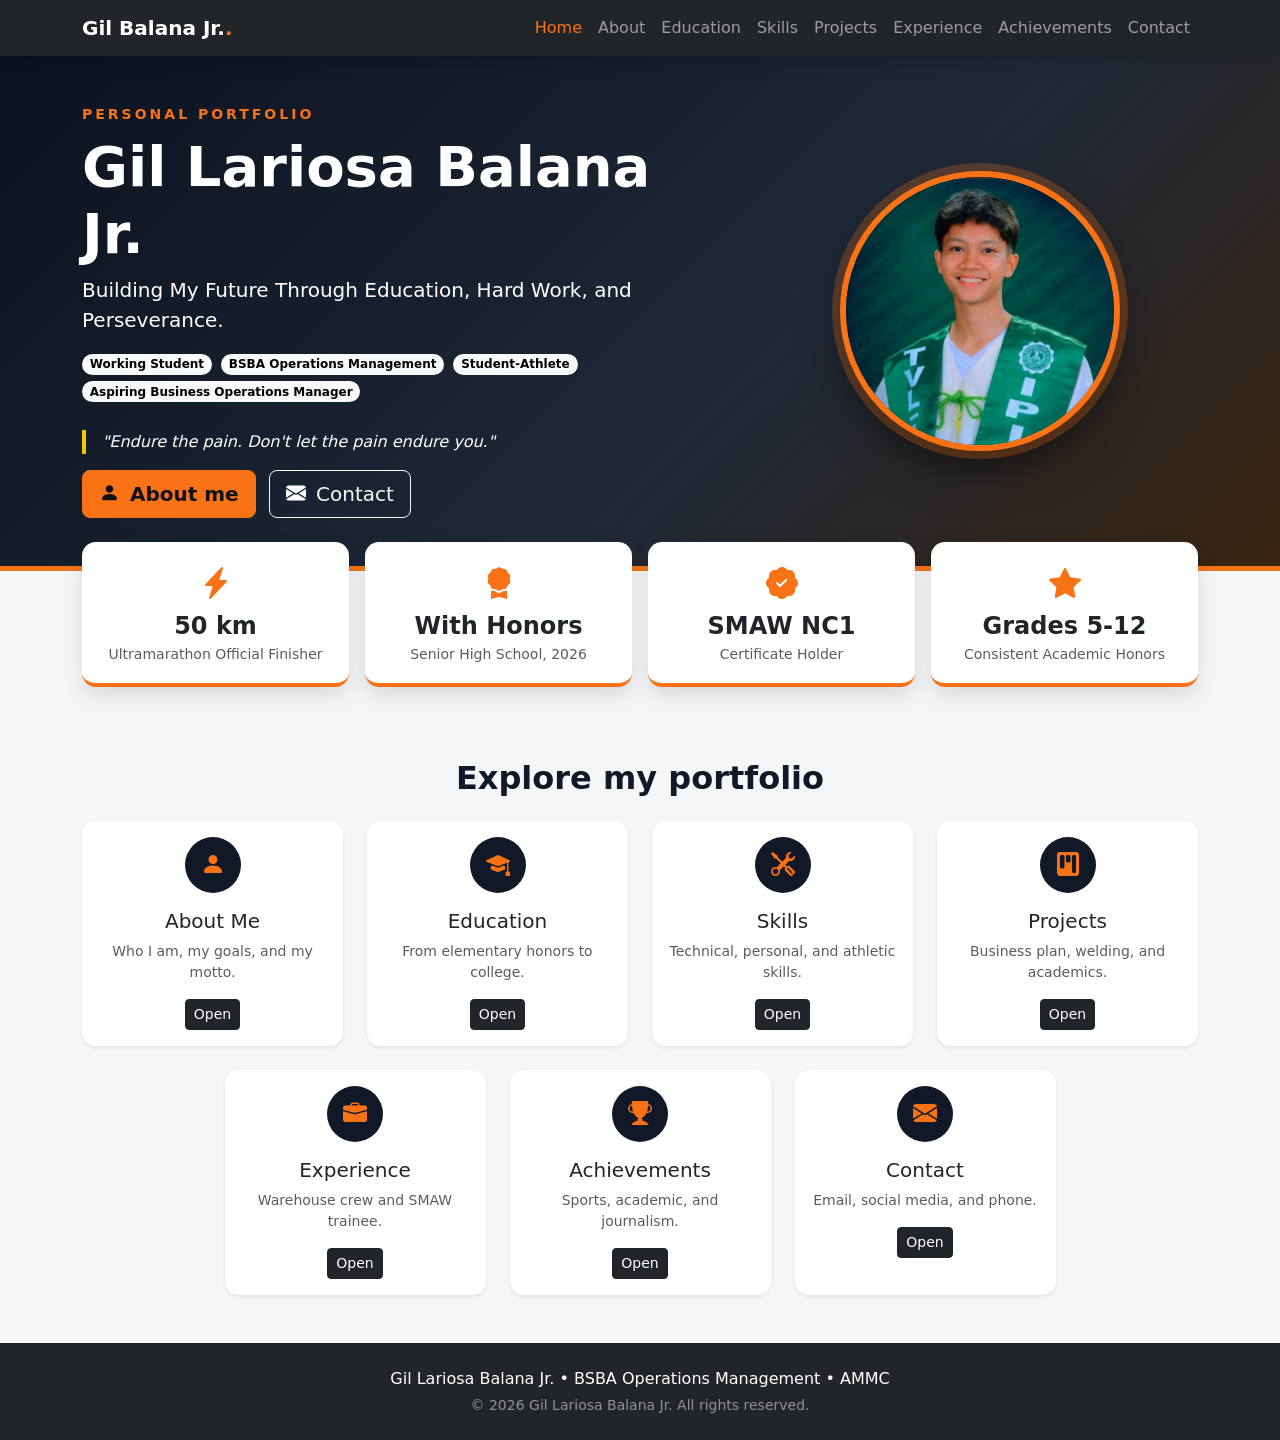
<file: index.html>
<!DOCTYPE html>
<html lang="en">
<head>
  <meta charset="UTF-8">
  <meta name="viewport" content="width=device-width, initial-scale=1.0">
  <title>Home | Gil Lariosa Balana Jr.</title>

  <link href="https://cdn.jsdelivr.net/npm/bootstrap@5.3.3/dist/css/bootstrap.min.css" rel="stylesheet">
  <link href="https://cdn.jsdelivr.net/npm/bootstrap-icons@1.11.3/font/bootstrap-icons.min.css" rel="stylesheet">

  <link href="style.css" rel="stylesheet">
</head>
<body class="d-flex flex-column min-vh-100">

  
  <nav class="navbar navbar-expand-lg navbar-dark bg-dark sticky-top shadow">
    <div class="container">
      <a class="navbar-brand fw-bold" href="index.html">Gil Balana Jr.<span class="accent">.</span></a>
      <button class="navbar-toggler" type="button" data-bs-toggle="collapse" data-bs-target="#menu" aria-controls="menu" aria-expanded="false" aria-label="Toggle navigation">
        <span class="navbar-toggler-icon"></span>
      </button>
      <div class="collapse navbar-collapse" id="menu">
        <ul class="navbar-nav ms-auto">
          <li class="nav-item"><a class="nav-link active" aria-current="page" href="index.html">Home</a></li>
          <li class="nav-item"><a class="nav-link" href="about.html">About</a></li>
          <li class="nav-item"><a class="nav-link" href="education.html">Education</a></li>
          <li class="nav-item"><a class="nav-link" href="skills.html">Skills</a></li>
          <li class="nav-item"><a class="nav-link" href="projects.html">Projects</a></li>
          <li class="nav-item"><a class="nav-link" href="experience.html">Experience</a></li>
          <li class="nav-item"><a class="nav-link" href="achievements.html">Achievements</a></li>
          <li class="nav-item"><a class="nav-link" href="contact.html">Contact</a></li>
        </ul>
      </div>
    </div>
  </nav>

  <main class="flex-grow-1">

  <section class="hero text-white">
    <div class="container py-5">
      <div class="row align-items-center g-5">
        <div class="col-lg-7 text-center text-lg-start">
          <p class="text-uppercase fw-semibold accent small tracking mb-2">Personal Portfolio</p>
          <h1 class="display-4 fw-bold">Gil Lariosa Balana Jr.</h1>
          <p class="lead">Building My Future Through Education, Hard Work, and Perseverance.</p>

          <div class="mb-4">
            <span class="badge rounded-pill text-bg-light me-1 mb-1">Working Student</span>
            <span class="badge rounded-pill text-bg-light me-1 mb-1">BSBA Operations Management</span>
            <span class="badge rounded-pill text-bg-light me-1 mb-1">Student-Athlete</span>
            <span class="badge rounded-pill text-bg-light mb-1">Aspiring Business Operations Manager</span>
          </div>

          <p class="fst-italic border-start border-4 border-warning ps-3 text-start">
            "Endure the pain. Don't let the pain endure you."
          </p>

          <a href="about.html" class="btn btn-accent btn-lg me-2"><i class="bi bi-person-fill me-1"></i> About me</a>
          <a href="contact.html" class="btn btn-outline-light btn-lg"><i class="bi bi-envelope-fill me-1"></i> Contact</a>
        </div>

        <div class="col-lg-5 text-center">
          
          <div class="photo mx-auto">
            <span>GB</span>
            <img src="./images/c9b30a26-306c-44dd-91c8-dda5bd8f6740.jfif" alt="">
          </div>
        </div>
      </div>
    </div>
  </section>

 
  <section class="container stats-row">
    <div class="row g-3">
      <div class="col-6 col-md-3">
        <div class="stat-box h-100">
          <i class="bi bi-lightning-charge-fill accent fs-2"></i>
          <div class="fs-4 fw-bold">50 km</div>
          <div class="small text-muted">Ultramarathon Official Finisher</div>
        </div>
      </div>
      <div class="col-6 col-md-3">
        <div class="stat-box h-100">
          <i class="bi bi-award-fill accent fs-2"></i>
          <div class="fs-4 fw-bold">With Honors</div>
          <div class="small text-muted">Senior High School, 2026</div>
        </div>
      </div>
      <div class="col-6 col-md-3">
        <div class="stat-box h-100">
          <i class="bi bi-patch-check-fill accent fs-2"></i>
          <div class="fs-4 fw-bold">SMAW NC1</div>
          <div class="small text-muted">Certificate Holder</div>
        </div>
      </div>
      <div class="col-6 col-md-3">
        <div class="stat-box h-100">
          <i class="bi bi-star-fill accent fs-2"></i>
          <div class="fs-4 fw-bold">Grades 5-12</div>
          <div class="small text-muted">Consistent Academic Honors</div>
        </div>
      </div>
    </div>
  </section>

  
  <section class="container mt-5 pt-4">
    <h2 class="section-title text-center mb-4">Explore my portfolio</h2>
    <div class="row g-4 justify-content-center">
      <div class="col-6 col-lg-3">
        <div class="card h-100 shadow-sm text-center card-lift">
          <div class="card-body">
            <div class="icon-circle mx-auto mb-3"><i class="bi bi-person-fill"></i></div>
            <h5 class="card-title">About Me</h5>
            <p class="card-text small text-muted">Who I am, my goals, and my motto.</p>
            <a href="about.html" class="btn btn-dark btn-sm stretched-link">Open</a>
          </div>
        </div>
      </div>
      <div class="col-6 col-lg-3">
        <div class="card h-100 shadow-sm text-center card-lift">
          <div class="card-body">
            <div class="icon-circle mx-auto mb-3"><i class="bi bi-mortarboard-fill"></i></div>
            <h5 class="card-title">Education</h5>
            <p class="card-text small text-muted">From elementary honors to college.</p>
            <a href="education.html" class="btn btn-dark btn-sm stretched-link">Open</a>
          </div>
        </div>
      </div>
      <div class="col-6 col-lg-3">
        <div class="card h-100 shadow-sm text-center card-lift">
          <div class="card-body">
            <div class="icon-circle mx-auto mb-3"><i class="bi bi-tools"></i></div>
            <h5 class="card-title">Skills</h5>
            <p class="card-text small text-muted">Technical, personal, and athletic skills.</p>
            <a href="skills.html" class="btn btn-dark btn-sm stretched-link">Open</a>
          </div>
        </div>
      </div>
      <div class="col-6 col-lg-3">
        <div class="card h-100 shadow-sm text-center card-lift">
          <div class="card-body">
            <div class="icon-circle mx-auto mb-3"><i class="bi bi-kanban-fill"></i></div>
            <h5 class="card-title">Projects</h5>
            <p class="card-text small text-muted">Business plan, welding, and academics.</p>
            <a href="projects.html" class="btn btn-dark btn-sm stretched-link">Open</a>
          </div>
        </div>
      </div>
      <div class="col-6 col-lg-3">
        <div class="card h-100 shadow-sm text-center card-lift">
          <div class="card-body">
            <div class="icon-circle mx-auto mb-3"><i class="bi bi-briefcase-fill"></i></div>
            <h5 class="card-title">Experience</h5>
            <p class="card-text small text-muted">Warehouse crew and SMAW trainee.</p>
            <a href="experience.html" class="btn btn-dark btn-sm stretched-link">Open</a>
          </div>
        </div>
      </div>
      <div class="col-6 col-lg-3">
        <div class="card h-100 shadow-sm text-center card-lift">
          <div class="card-body">
            <div class="icon-circle mx-auto mb-3"><i class="bi bi-trophy-fill"></i></div>
            <h5 class="card-title">Achievements</h5>
            <p class="card-text small text-muted">Sports, academic, and journalism.</p>
            <a href="achievements.html" class="btn btn-dark btn-sm stretched-link">Open</a>
          </div>
        </div>
      </div>
      <div class="col-6 col-lg-3">
        <div class="card h-100 shadow-sm text-center card-lift">
          <div class="card-body">
            <div class="icon-circle mx-auto mb-3"><i class="bi bi-envelope-fill"></i></div>
            <h5 class="card-title">Contact</h5>
            <p class="card-text small text-muted">Email, social media, and phone.</p>
            <a href="contact.html" class="btn btn-dark btn-sm stretched-link">Open</a>
          </div>
        </div>
      </div>
    </div>
  </section>

  </main>

  
  <footer class="bg-dark text-white text-center py-4 mt-5">
    <div class="container">
      <p class="mb-1">Gil Lariosa Balana Jr. &bull; BSBA Operations Management &bull; AMMC</p>
      <p class="small mb-0 text-white-50">&copy; 2026 Gil Lariosa Balana Jr. All rights reserved.</p>
    </div>
  </footer>

  <script src="https://cdn.jsdelivr.net/npm/bootstrap@5.3.3/dist/js/bootstrap.bundle.min.js"></script>
</body>
</html>
</file>
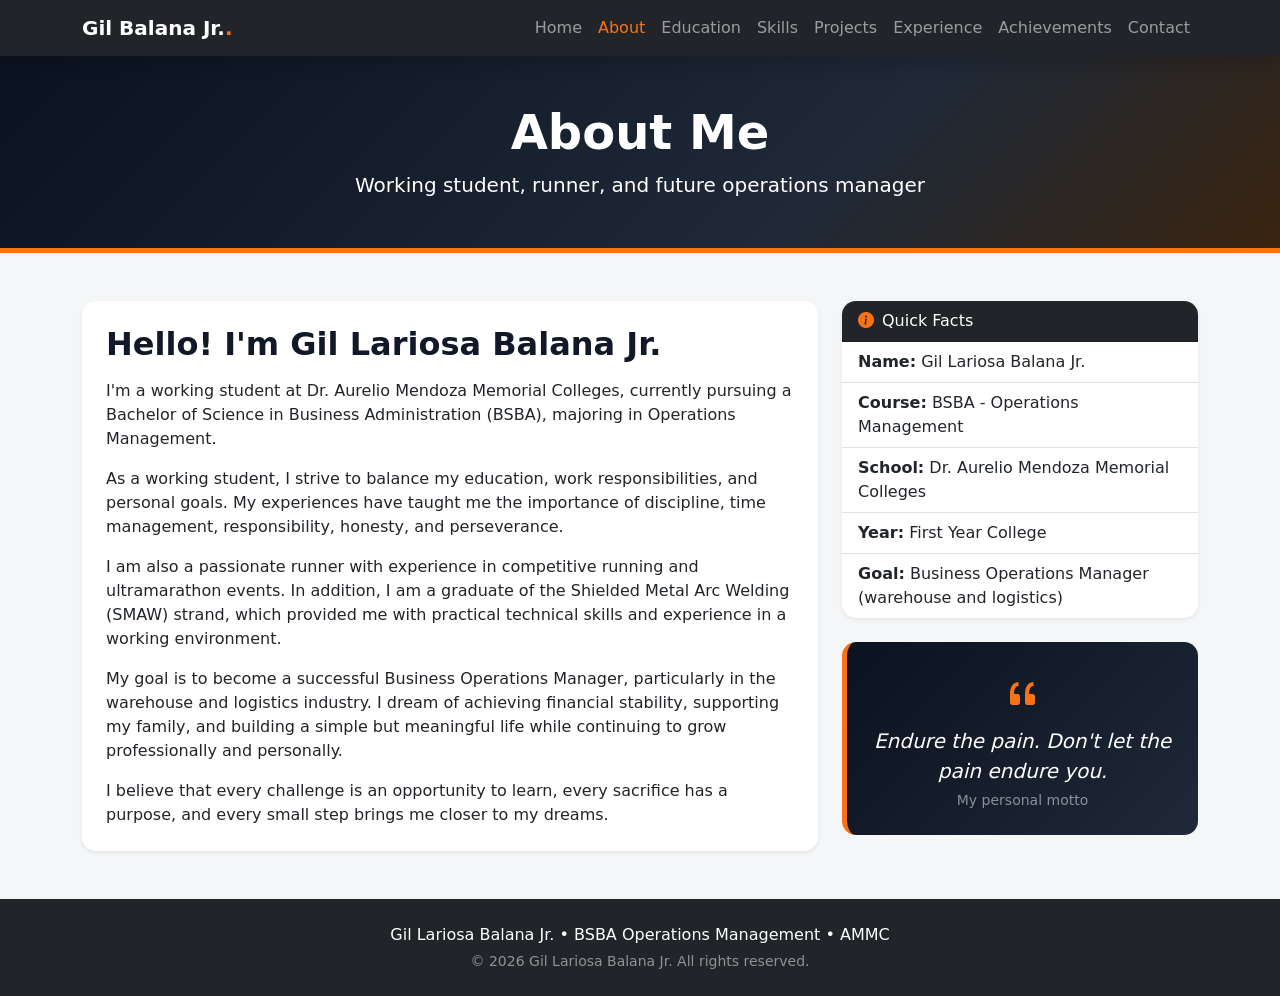
<file: about.html>
<!DOCTYPE html>
<html lang="en">
<head>
  <meta charset="UTF-8">
  <meta name="viewport" content="width=device-width, initial-scale=1.0">
  <title>About Me | Gil Lariosa Balana Jr.</title>

  
  <link href="https://cdn.jsdelivr.net/npm/bootstrap@5.3.3/dist/css/bootstrap.min.css" rel="stylesheet">
  <link href="https://cdn.jsdelivr.net/npm/bootstrap-icons@1.11.3/font/bootstrap-icons.min.css" rel="stylesheet">

 
  <link href="style.css" rel="stylesheet">
</head>
<body class="d-flex flex-column min-vh-100">


  <nav class="navbar navbar-expand-lg navbar-dark bg-dark sticky-top shadow">
    <div class="container">
      <a class="navbar-brand fw-bold" href="index.html">Gil Balana Jr.<span class="accent">.</span></a>
      <button class="navbar-toggler" type="button" data-bs-toggle="collapse" data-bs-target="#menu" aria-controls="menu" aria-expanded="false" aria-label="Toggle navigation">
        <span class="navbar-toggler-icon"></span>
      </button>
      <div class="collapse navbar-collapse" id="menu">
        <ul class="navbar-nav ms-auto">
          <li class="nav-item"><a class="nav-link" href="index.html">Home</a></li>
          <li class="nav-item"><a class="nav-link active" aria-current="page" href="about.html">About</a></li>
          <li class="nav-item"><a class="nav-link" href="education.html">Education</a></li>
          <li class="nav-item"><a class="nav-link" href="skills.html">Skills</a></li>
          <li class="nav-item"><a class="nav-link" href="projects.html">Projects</a></li>
          <li class="nav-item"><a class="nav-link" href="experience.html">Experience</a></li>
          <li class="nav-item"><a class="nav-link" href="achievements.html">Achievements</a></li>
          <li class="nav-item"><a class="nav-link" href="contact.html">Contact</a></li>
        </ul>
      </div>
    </div>
  </nav>

  <header class="page-header text-center text-white">
    <div class="container py-5">
      <h1 class="display-5 fw-bold">About Me</h1>
      <p class="lead mb-0">Working student, runner, and future operations manager</p>
    </div>
  </header>

  <main class="flex-grow-1">

    <div class="container mt-5">
      <div class="row g-4">
        <div class="col-lg-8">
          <div class="card shadow-sm h-100">
            <div class="card-body p-4">
              <h2 class="section-title mb-3">Hello! I'm Gil Lariosa Balana Jr.</h2>
              <p>
                I'm a working student at Dr. Aurelio Mendoza Memorial Colleges,
                currently pursuing a Bachelor of Science in Business Administration
                (BSBA), majoring in Operations Management.
              </p>
              <p>
                As a working student, I strive to balance my education, work
                responsibilities, and personal goals. My experiences have taught
                me the importance of discipline, time management, responsibility,
                honesty, and perseverance.
              </p>
              <p>
                I am also a passionate runner with experience in competitive
                running and ultramarathon events. In addition, I am a graduate of
                the Shielded Metal Arc Welding (SMAW) strand, which provided me
                with practical technical skills and experience in a working
                environment.
              </p>
              <p>
                My goal is to become a successful Business Operations Manager,
                particularly in the warehouse and logistics industry. I dream of
                achieving financial stability, supporting my family, and building
                a simple but meaningful life while continuing to grow
                professionally and personally.
              </p>
              <p class="mb-0">
                I believe that every challenge is an opportunity to learn, every
                sacrifice has a purpose, and every small step brings me closer to
                my dreams.
              </p>
            </div>
          </div>
        </div>

        <div class="col-lg-4">
          <div class="card shadow-sm mb-4">
            <div class="card-header bg-dark text-white"><i class="bi bi-info-circle-fill accent me-2"></i>Quick Facts</div>
            <ul class="list-group list-group-flush">
              <li class="list-group-item"><strong>Name:</strong> Gil Lariosa Balana Jr.</li>
              <li class="list-group-item"><strong>Course:</strong> BSBA - Operations Management</li>
              <li class="list-group-item"><strong>School:</strong> Dr. Aurelio Mendoza Memorial Colleges</li>
              <li class="list-group-item"><strong>Year:</strong> First Year College</li>
              <li class="list-group-item"><strong>Goal:</strong> Business Operations Manager (warehouse and logistics)</li>
            </ul>
          </div>

          <div class="motto-card text-center">
            <i class="bi bi-quote fs-1 accent"></i>
            <p class="fs-5 fst-italic mb-1">Endure the pain. Don't let the pain endure you.</p>
            <p class="small text-white-50 mb-0">My personal motto</p>
          </div>
        </div>
      </div>
    </div>

  </main>

  
  <footer class="bg-dark text-white text-center py-4 mt-5">
    <div class="container">
      <p class="mb-1">Gil Lariosa Balana Jr. &bull; BSBA Operations Management &bull; AMMC</p>
      <p class="small mb-0 text-white-50">&copy; 2026 Gil Lariosa Balana Jr. All rights reserved.</p>
    </div>
  </footer>

  <!-- Bootstrap JavaScript (para mugana ang menu sa cellphone) -->
  <script src="https://cdn.jsdelivr.net/npm/bootstrap@5.3.3/dist/js/bootstrap.bundle.min.js"></script>
</body>
</html>
</file>
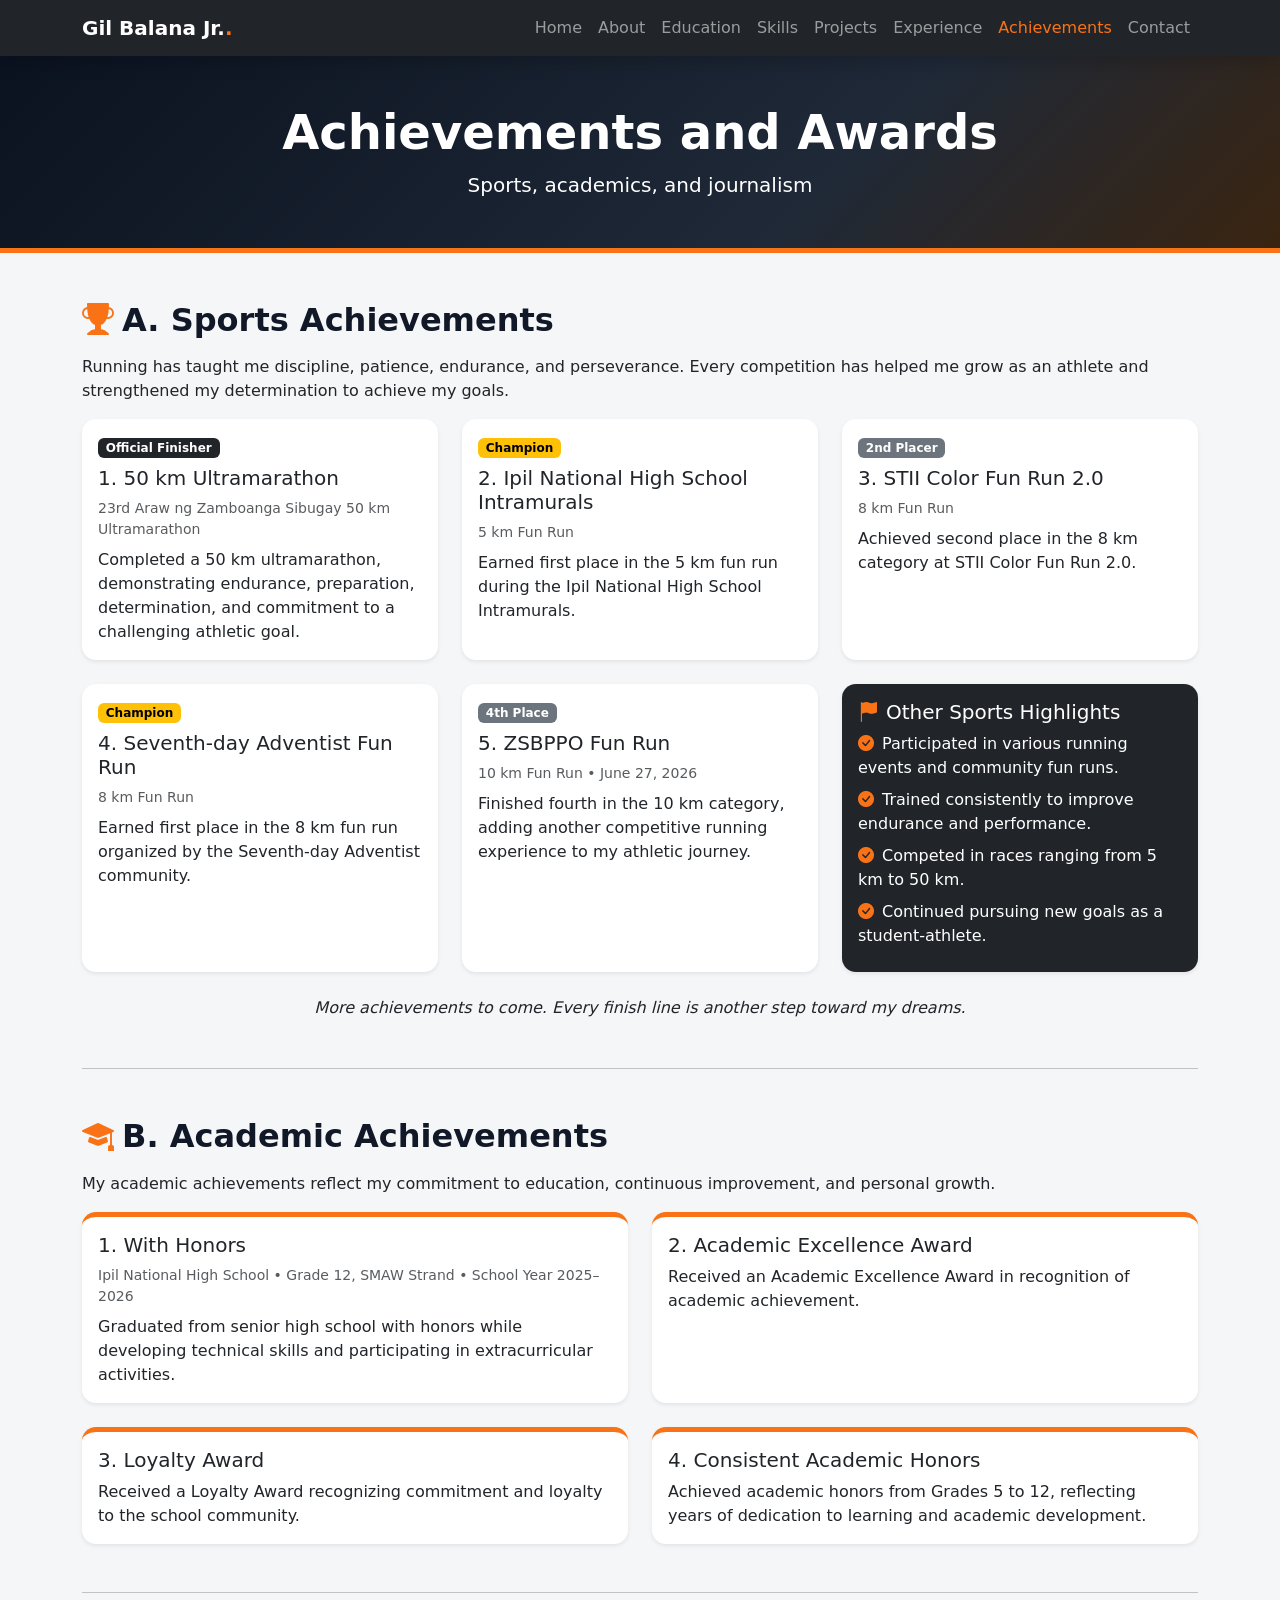
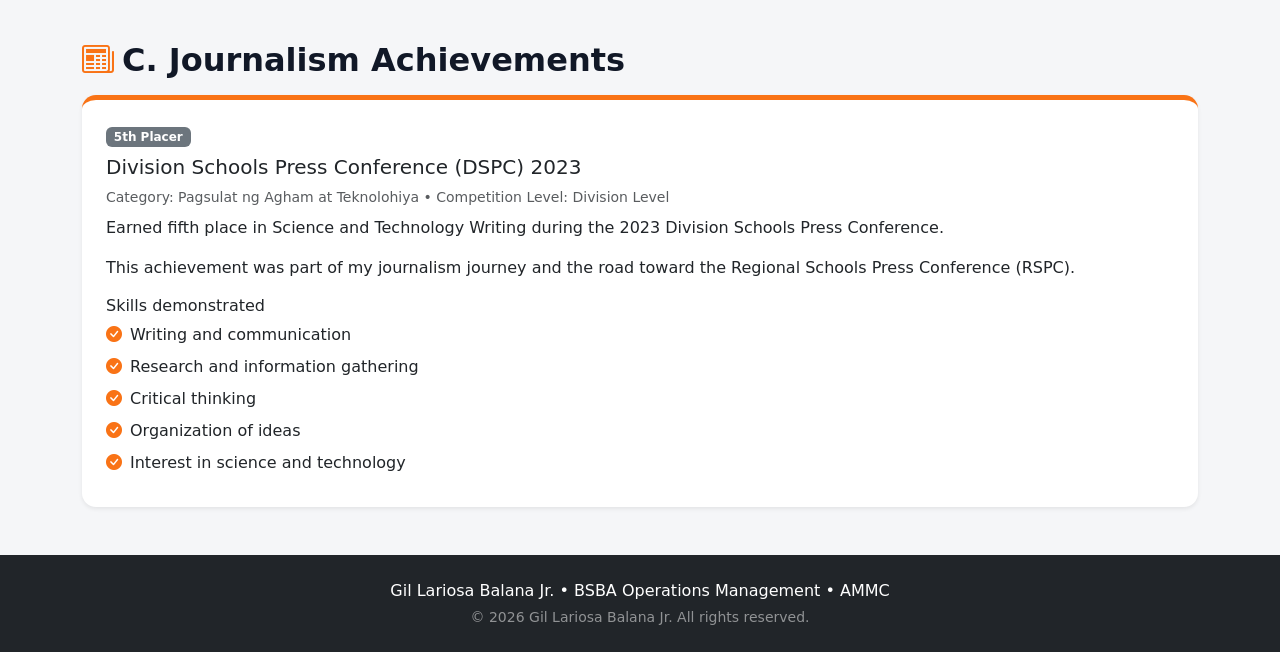
<file: achievements.html>
<!DOCTYPE html>
<html lang="en">
<head>
  <meta charset="UTF-8">
  <meta name="viewport" content="width=device-width, initial-scale=1.0">
  <title>Achievements and Awards | Gil Lariosa Balana Jr.</title>

  
  <link href="https://cdn.jsdelivr.net/npm/bootstrap@5.3.3/dist/css/bootstrap.min.css" rel="stylesheet">
  <link href="https://cdn.jsdelivr.net/npm/bootstrap-icons@1.11.3/font/bootstrap-icons.min.css" rel="stylesheet">

 
  <link href="style.css" rel="stylesheet">
</head>
<body class="d-flex flex-column min-vh-100">

 
  <nav class="navbar navbar-expand-lg navbar-dark bg-dark sticky-top shadow">
    <div class="container">
      <a class="navbar-brand fw-bold" href="index.html">Gil Balana Jr.<span class="accent">.</span></a>
      <button class="navbar-toggler" type="button" data-bs-toggle="collapse" data-bs-target="#menu" aria-controls="menu" aria-expanded="false" aria-label="Toggle navigation">
        <span class="navbar-toggler-icon"></span>
      </button>
      <div class="collapse navbar-collapse" id="menu">
        <ul class="navbar-nav ms-auto">
          <li class="nav-item"><a class="nav-link" href="index.html">Home</a></li>
          <li class="nav-item"><a class="nav-link" href="about.html">About</a></li>
          <li class="nav-item"><a class="nav-link" href="education.html">Education</a></li>
          <li class="nav-item"><a class="nav-link" href="skills.html">Skills</a></li>
          <li class="nav-item"><a class="nav-link" href="projects.html">Projects</a></li>
          <li class="nav-item"><a class="nav-link" href="experience.html">Experience</a></li>
          <li class="nav-item"><a class="nav-link active" aria-current="page" href="achievements.html">Achievements</a></li>
          <li class="nav-item"><a class="nav-link" href="contact.html">Contact</a></li>
        </ul>
      </div>
    </div>
  </nav>

  <header class="page-header text-center text-white">
    <div class="container py-5">
      <h1 class="display-5 fw-bold">Achievements and Awards</h1>
      <p class="lead mb-0">Sports, academics, and journalism</p>
    </div>
  </header>

  <main class="flex-grow-1">

    <div class="container mt-5">

      <h2 class="section-title mb-3"><i class="bi bi-trophy-fill accent me-2"></i>A. Sports Achievements</h2>
      <p>
        Running has taught me discipline, patience, endurance, and perseverance.
        Every competition has helped me grow as an athlete and strengthened my
        determination to achieve my goals.
      </p>
      <div class="row g-4">
      <div class="col-md-6 col-lg-4">
        <div class="card shadow-sm h-100 card-lift">
          <div class="card-body">
            <span class="badge text-bg-dark mb-2">Official Finisher</span>
            <h3 class="h5">1. 50 km Ultramarathon</h3>
            <p class="small text-muted mb-2">23rd Araw ng Zamboanga Sibugay 50 km Ultramarathon</p>
            <p class="mb-0">Completed a 50 km ultramarathon, demonstrating endurance, preparation, determination, and commitment to a challenging athletic goal.</p>
          </div>
        </div>
      </div>
      <div class="col-md-6 col-lg-4">
        <div class="card shadow-sm h-100 card-lift">
          <div class="card-body">
            <span class="badge text-bg-warning mb-2">Champion</span>
            <h3 class="h5">2. Ipil National High School Intramurals</h3>
            <p class="small text-muted mb-2">5 km Fun Run</p>
            <p class="mb-0">Earned first place in the 5 km fun run during the Ipil National High School Intramurals.</p>
          </div>
        </div>
      </div>
      <div class="col-md-6 col-lg-4">
        <div class="card shadow-sm h-100 card-lift">
          <div class="card-body">
            <span class="badge text-bg-secondary mb-2">2nd Placer</span>
            <h3 class="h5">3. STII Color Fun Run 2.0</h3>
            <p class="small text-muted mb-2">8 km Fun Run</p>
            <p class="mb-0">Achieved second place in the 8 km category at STII Color Fun Run 2.0.</p>
          </div>
        </div>
      </div>
      <div class="col-md-6 col-lg-4">
        <div class="card shadow-sm h-100 card-lift">
          <div class="card-body">
            <span class="badge text-bg-warning mb-2">Champion</span>
            <h3 class="h5">4. Seventh-day Adventist Fun Run</h3>
            <p class="small text-muted mb-2">8 km Fun Run</p>
            <p class="mb-0">Earned first place in the 8 km fun run organized by the Seventh-day Adventist community.</p>
          </div>
        </div>
      </div>
      <div class="col-md-6 col-lg-4">
        <div class="card shadow-sm h-100 card-lift">
          <div class="card-body">
            <span class="badge text-bg-secondary mb-2">4th Place</span>
            <h3 class="h5">5. ZSBPPO Fun Run</h3>
            <p class="small text-muted mb-2">10 km Fun Run &bull; June 27, 2026</p>
            <p class="mb-0">Finished fourth in the 10 km category, adding another competitive running experience to my athletic journey.</p>
          </div>
        </div>
      </div>
        <div class="col-md-6 col-lg-4">
          <div class="card shadow-sm h-100 bg-dark text-white">
            <div class="card-body">
              <h3 class="h5"><i class="bi bi-flag-fill accent me-2"></i>Other Sports Highlights</h3>
              <ul class="list-unstyled mb-0">
          <li class="mb-2"><i class="bi bi-check-circle-fill accent me-2"></i>Participated in various running events and community fun runs.</li>
          <li class="mb-2"><i class="bi bi-check-circle-fill accent me-2"></i>Trained consistently to improve endurance and performance.</li>
          <li class="mb-2"><i class="bi bi-check-circle-fill accent me-2"></i>Competed in races ranging from 5 km to 50 km.</li>
          <li class="mb-2"><i class="bi bi-check-circle-fill accent me-2"></i>Continued pursuing new goals as a student-athlete.</li>
        </ul>
            </div>
          </div>
        </div>
      </div>
      <p class="text-center fst-italic mt-4">More achievements to come. Every finish line is another step toward my dreams.</p>

      <hr class="my-5">

      <h2 class="section-title mb-3"><i class="bi bi-mortarboard-fill accent me-2"></i>B. Academic Achievements</h2>
      <p>My academic achievements reflect my commitment to education, continuous improvement, and personal growth.</p>
      <div class="row g-4">
        <div class="col-md-6">
          <div class="card shadow-sm h-100 border-top-accent">
            <div class="card-body">
              <h3 class="h5">1. With Honors</h3>
              <p class="small text-muted mb-2">Ipil National High School &bull; Grade 12, SMAW Strand &bull; School Year 2025&ndash;2026</p>
              <p class="mb-0">Graduated from senior high school with honors while developing technical skills and participating in extracurricular activities.</p>
            </div>
          </div>
        </div>
        <div class="col-md-6">
          <div class="card shadow-sm h-100 border-top-accent">
            <div class="card-body">
              <h3 class="h5">2. Academic Excellence Award</h3>
              <p class="mb-0">Received an Academic Excellence Award in recognition of academic achievement.</p>
            </div>
          </div>
        </div>
        <div class="col-md-6">
          <div class="card shadow-sm h-100 border-top-accent">
            <div class="card-body">
              <h3 class="h5">3. Loyalty Award</h3>
              <p class="mb-0">Received a Loyalty Award recognizing commitment and loyalty to the school community.</p>
            </div>
          </div>
        </div>
        <div class="col-md-6">
          <div class="card shadow-sm h-100 border-top-accent">
            <div class="card-body">
              <h3 class="h5">4. Consistent Academic Honors</h3>
              <p class="mb-0">Achieved academic honors from Grades 5 to 12, reflecting years of dedication to learning and academic development.</p>
            </div>
          </div>
        </div>
      </div>

      <hr class="my-5">

      <h2 class="section-title mb-3"><i class="bi bi-newspaper accent me-2"></i>C. Journalism Achievements</h2>
      <div class="card shadow-sm border-top-accent">
        <div class="card-body p-4">
          <span class="badge text-bg-secondary mb-2">5th Placer</span>
          <h3 class="h5">Division Schools Press Conference (DSPC) 2023</h3>
          <p class="small text-muted mb-2">Category: Pagsulat ng Agham at Teknolohiya &bull; Competition Level: Division Level</p>
          <p>Earned fifth place in Science and Technology Writing during the 2023 Division Schools Press Conference.</p>
          <p>This achievement was part of my journalism journey and the road toward the Regional Schools Press Conference (RSPC).</p>
          <h4 class="h6">Skills demonstrated</h4>
          <ul class="list-unstyled mb-0">
          <li class="mb-2"><i class="bi bi-check-circle-fill accent me-2"></i>Writing and communication</li>
          <li class="mb-2"><i class="bi bi-check-circle-fill accent me-2"></i>Research and information gathering</li>
          <li class="mb-2"><i class="bi bi-check-circle-fill accent me-2"></i>Critical thinking</li>
          <li class="mb-2"><i class="bi bi-check-circle-fill accent me-2"></i>Organization of ideas</li>
          <li class="mb-2"><i class="bi bi-check-circle-fill accent me-2"></i>Interest in science and technology</li>
        </ul>
        </div>
      </div>
    </div>

  </main>

  
  <footer class="bg-dark text-white text-center py-4 mt-5">
    <div class="container">
      <p class="mb-1">Gil Lariosa Balana Jr. &bull; BSBA Operations Management &bull; AMMC</p>
      <p class="small mb-0 text-white-50">&copy; 2026 Gil Lariosa Balana Jr. All rights reserved.</p>
    </div>
  </footer>

  
  <script src="https://cdn.jsdelivr.net/npm/bootstrap@5.3.3/dist/js/bootstrap.bundle.min.js"></script>
</body>
</html>
</file>
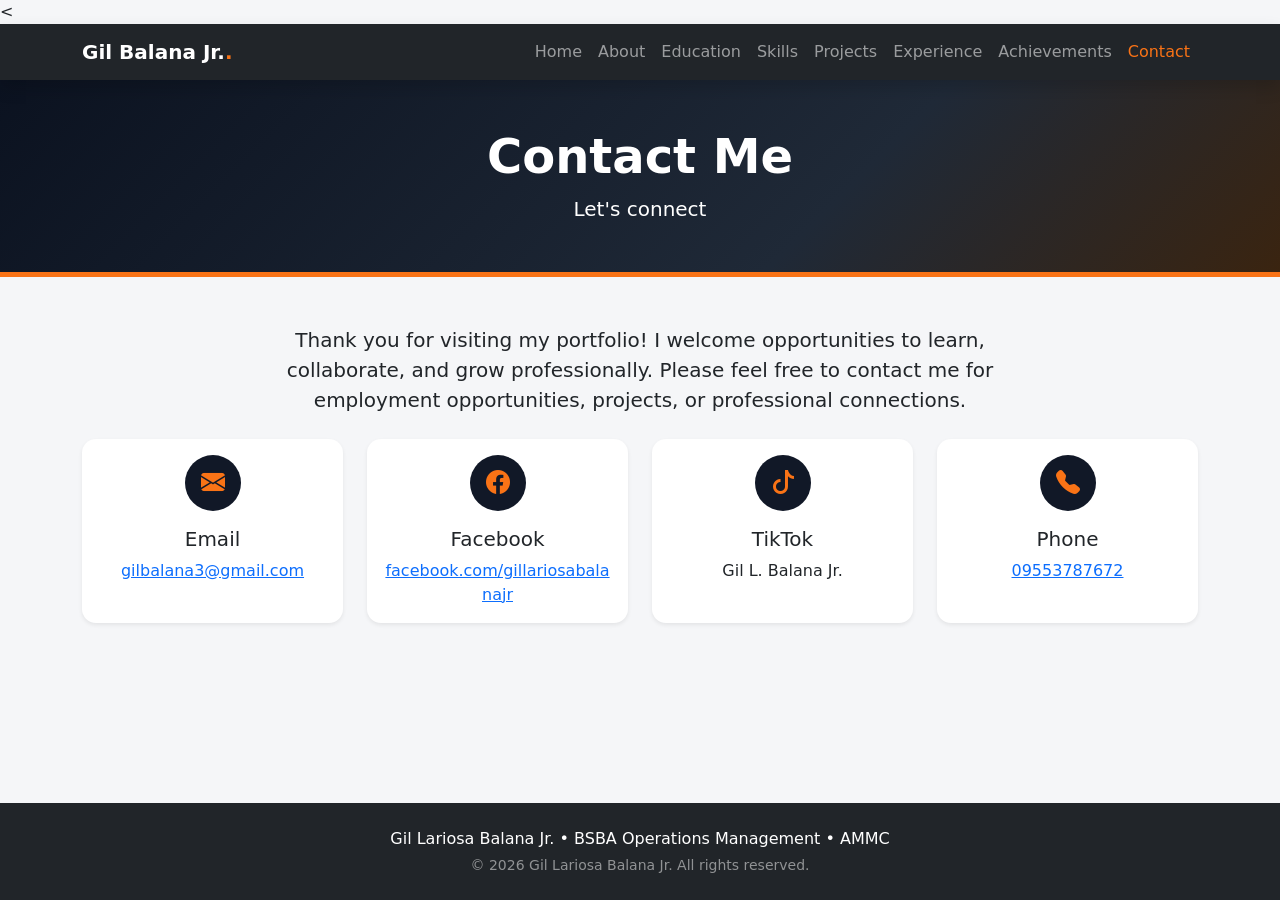
<file: contact.html>
<!DOCTYPE html>
<html lang="en">
<head>
  <meta charset="UTF-8">
  <meta name="viewport" content="width=device-width, initial-scale=1.0">
  <title>Contact Me | Gil Lariosa Balana Jr.</title>

  <
  <link href="https://cdn.jsdelivr.net/npm/bootstrap@5.3.3/dist/css/bootstrap.min.css" rel="stylesheet">
  <link href="https://cdn.jsdelivr.net/npm/bootstrap-icons@1.11.3/font/bootstrap-icons.min.css" rel="stylesheet">

  
  <link href="style.css" rel="stylesheet">
</head>
<body class="d-flex flex-column min-vh-100">

  
  <nav class="navbar navbar-expand-lg navbar-dark bg-dark sticky-top shadow">
    <div class="container">
      <a class="navbar-brand fw-bold" href="index.html">Gil Balana Jr.<span class="accent">.</span></a>
      <button class="navbar-toggler" type="button" data-bs-toggle="collapse" data-bs-target="#menu" aria-controls="menu" aria-expanded="false" aria-label="Toggle navigation">
        <span class="navbar-toggler-icon"></span>
      </button>
      <div class="collapse navbar-collapse" id="menu">
        <ul class="navbar-nav ms-auto">
          <li class="nav-item"><a class="nav-link" href="index.html">Home</a></li>
          <li class="nav-item"><a class="nav-link" href="about.html">About</a></li>
          <li class="nav-item"><a class="nav-link" href="education.html">Education</a></li>
          <li class="nav-item"><a class="nav-link" href="skills.html">Skills</a></li>
          <li class="nav-item"><a class="nav-link" href="projects.html">Projects</a></li>
          <li class="nav-item"><a class="nav-link" href="experience.html">Experience</a></li>
          <li class="nav-item"><a class="nav-link" href="achievements.html">Achievements</a></li>
          <li class="nav-item"><a class="nav-link active" aria-current="page" href="contact.html">Contact</a></li>
        </ul>
      </div>
    </div>
  </nav>

  <header class="page-header text-center text-white">
    <div class="container py-5">
      <h1 class="display-5 fw-bold">Contact Me</h1>
      <p class="lead mb-0">Let's connect</p>
    </div>
  </header>

  <main class="flex-grow-1">

    <div class="container mt-5">
      <div class="text-center mx-auto mb-4" style="max-width: 720px;">
        <p class="lead">
          Thank you for visiting my portfolio! I welcome opportunities to learn,
          collaborate, and grow professionally. Please feel free to contact me
          for employment opportunities, projects, or professional connections.
        </p>
      </div>

      <div class="row g-4 justify-content-center">
        <div class="col-sm-6 col-lg-3">
          <div class="card shadow-sm h-100 text-center card-lift">
            <div class="card-body">
              <div class="icon-circle mx-auto mb-3"><i class="bi bi-envelope-fill"></i></div>
              <h3 class="h5">Email</h3>
              <a href="mailto:gilbalana3@gmail.com" class="text-break">gilbalana3@gmail.com</a>
            </div>
          </div>
        </div>

        <div class="col-sm-6 col-lg-3">
          <div class="card shadow-sm h-100 text-center card-lift">
            <div class="card-body">
              <div class="icon-circle mx-auto mb-3"><i class="bi bi-facebook"></i></div>
              <h3 class="h5">Facebook</h3>
              <a href="https://www.facebook.com/gillariosabalanajr" target="_blank" rel="noopener" class="text-break">facebook.com/gillariosabalanajr</a>
            </div>
          </div>
        </div>

        <div class="col-sm-6 col-lg-3">
          <div class="card shadow-sm h-100 text-center card-lift">
            <div class="card-body">
              <div class="icon-circle mx-auto mb-3"><i class="bi bi-tiktok"></i></div>
              <h3 class="h5">TikTok</h3>
              <p class="mb-0">Gil L. Balana Jr.</p>
            </div>
          </div>
        </div>

        <div class="col-sm-6 col-lg-3">
          <div class="card shadow-sm h-100 text-center card-lift">
            <div class="card-body">
              <div class="icon-circle mx-auto mb-3"><i class="bi bi-telephone-fill"></i></div>
              <h3 class="h5">Phone</h3>
              <a href="tel:09553787672">09553787672</a>
            </div>
          </div>
        </div>
      </div>
    </div>

  </main>

 
  <footer class="bg-dark text-white text-center py-4 mt-5">
    <div class="container">
      <p class="mb-1">Gil Lariosa Balana Jr. &bull; BSBA Operations Management &bull; AMMC</p>
      <p class="small mb-0 text-white-50">&copy; 2026 Gil Lariosa Balana Jr. All rights reserved.</p>
    </div>
  </footer>

  
  <script src="https://cdn.jsdelivr.net/npm/bootstrap@5.3.3/dist/js/bootstrap.bundle.min.js"></script>
</body>
</html>
</file>
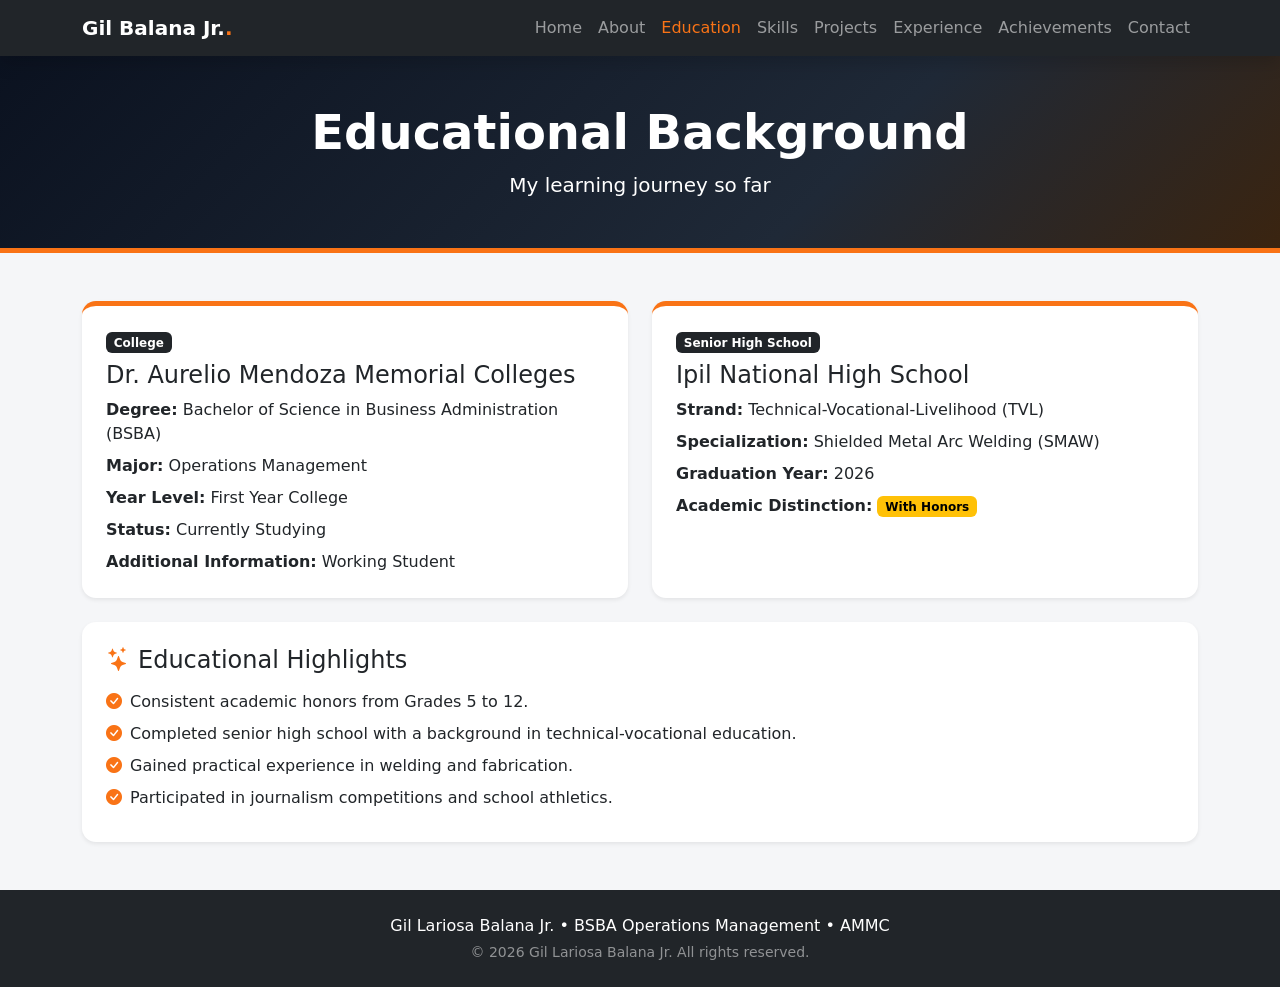
<file: education.html>
<!DOCTYPE html>
<html lang="en">
<head>
  <meta charset="UTF-8">
  <meta name="viewport" content="width=device-width, initial-scale=1.0">
  <title>Educational Background | Gil Lariosa Balana Jr.</title>

  
  <link href="https://cdn.jsdelivr.net/npm/bootstrap@5.3.3/dist/css/bootstrap.min.css" rel="stylesheet">
  <link href="https://cdn.jsdelivr.net/npm/bootstrap-icons@1.11.3/font/bootstrap-icons.min.css" rel="stylesheet">


  <link href="style.css" rel="stylesheet">
</head>
<body class="d-flex flex-column min-vh-100">

  <nav class="navbar navbar-expand-lg navbar-dark bg-dark sticky-top shadow">
    <div class="container">
      <a class="navbar-brand fw-bold" href="index.html">Gil Balana Jr.<span class="accent">.</span></a>
      <button class="navbar-toggler" type="button" data-bs-toggle="collapse" data-bs-target="#menu" aria-controls="menu" aria-expanded="false" aria-label="Toggle navigation">
        <span class="navbar-toggler-icon"></span>
      </button>
      <div class="collapse navbar-collapse" id="menu">
        <ul class="navbar-nav ms-auto">
          <li class="nav-item"><a class="nav-link" href="index.html">Home</a></li>
          <li class="nav-item"><a class="nav-link" href="about.html">About</a></li>
          <li class="nav-item"><a class="nav-link active" aria-current="page" href="education.html">Education</a></li>
          <li class="nav-item"><a class="nav-link" href="skills.html">Skills</a></li>
          <li class="nav-item"><a class="nav-link" href="projects.html">Projects</a></li>
          <li class="nav-item"><a class="nav-link" href="experience.html">Experience</a></li>
          <li class="nav-item"><a class="nav-link" href="achievements.html">Achievements</a></li>
          <li class="nav-item"><a class="nav-link" href="contact.html">Contact</a></li>
        </ul>
      </div>
    </div>
  </nav>

  <header class="page-header text-center text-white">
    <div class="container py-5">
      <h1 class="display-5 fw-bold">Educational Background</h1>
      <p class="lead mb-0">My learning journey so far</p>
    </div>
  </header>

  <main class="flex-grow-1">

    <div class="container mt-5">
      <div class="row g-4">
        <div class="col-lg-6">
          <div class="card shadow-sm h-100 border-top-accent">
            <div class="card-body p-4">
              <span class="badge text-bg-dark mb-2">College</span>
              <h3 class="h4">Dr. Aurelio Mendoza Memorial Colleges</h3>
              <ul class="list-unstyled mb-0">
                <li class="mb-2"><strong>Degree:</strong> Bachelor of Science in Business Administration (BSBA)</li>
                <li class="mb-2"><strong>Major:</strong> Operations Management</li>
                <li class="mb-2"><strong>Year Level:</strong> First Year College</li>
                <li class="mb-2"><strong>Status:</strong> Currently Studying</li>
                <li><strong>Additional Information:</strong> Working Student</li>
              </ul>
            </div>
          </div>
        </div>

        <div class="col-lg-6">
          <div class="card shadow-sm h-100 border-top-accent">
            <div class="card-body p-4">
              <span class="badge text-bg-dark mb-2">Senior High School</span>
              <h3 class="h4">Ipil National High School</h3>
              <ul class="list-unstyled mb-0">
                <li class="mb-2"><strong>Strand:</strong> Technical-Vocational-Livelihood (TVL)</li>
                <li class="mb-2"><strong>Specialization:</strong> Shielded Metal Arc Welding (SMAW)</li>
                <li class="mb-2"><strong>Graduation Year:</strong> 2026</li>
                <li><strong>Academic Distinction:</strong> <span class="badge text-bg-warning">With Honors</span></li>
              </ul>
            </div>
          </div>
        </div>
      </div>

      <div class="card shadow-sm mt-4">
        <div class="card-body p-4">
          <h3 class="h4 mb-3"><i class="bi bi-stars accent me-2"></i>Educational Highlights</h3>
          <ul class="list-unstyled mb-0">
          <li class="mb-2"><i class="bi bi-check-circle-fill accent me-2"></i>Consistent academic honors from Grades 5 to 12.</li>
          <li class="mb-2"><i class="bi bi-check-circle-fill accent me-2"></i>Completed senior high school with a background in technical-vocational education.</li>
          <li class="mb-2"><i class="bi bi-check-circle-fill accent me-2"></i>Gained practical experience in welding and fabrication.</li>
          <li class="mb-2"><i class="bi bi-check-circle-fill accent me-2"></i>Participated in journalism competitions and school athletics.</li>
        </ul>
        </div>
      </div>
    </div>

  </main>


  <footer class="bg-dark text-white text-center py-4 mt-5">
    <div class="container">
      <p class="mb-1">Gil Lariosa Balana Jr. &bull; BSBA Operations Management &bull; AMMC</p>
      <p class="small mb-0 text-white-50">&copy; 2026 Gil Lariosa Balana Jr. All rights reserved.</p>
    </div>
  </footer>

  
  <script src="https://cdn.jsdelivr.net/npm/bootstrap@5.3.3/dist/js/bootstrap.bundle.min.js"></script>
</body>
</html>
</file>
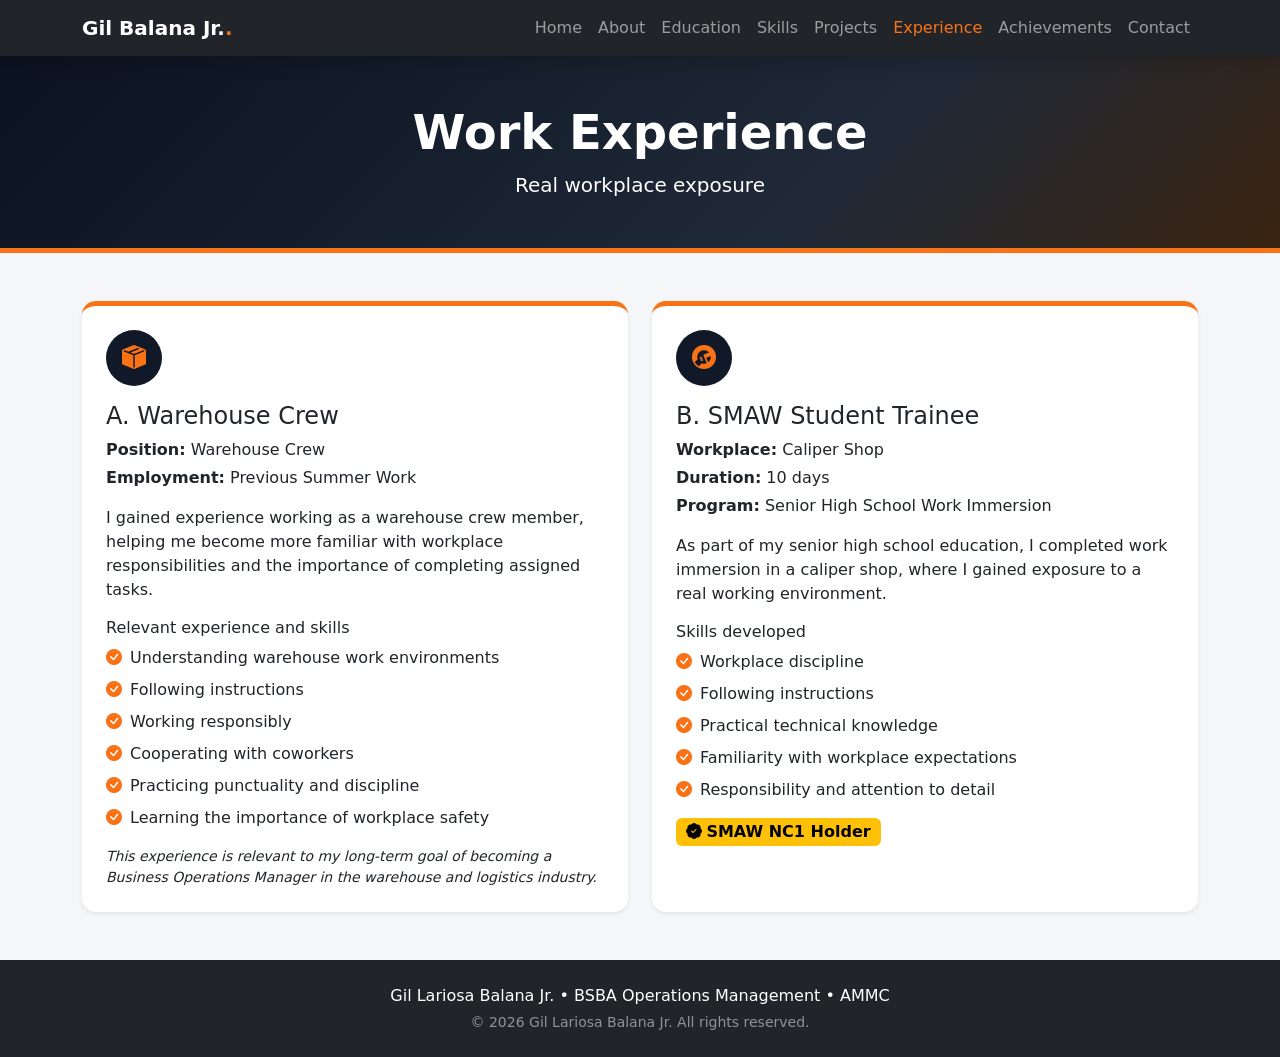
<file: experience.html>
<!DOCTYPE html>
<html lang="en">
<head>
  <meta charset="UTF-8">
  <meta name="viewport" content="width=device-width, initial-scale=1.0">
  <title>Work Experience | Gil Lariosa Balana Jr.</title>

  <link href="https://cdn.jsdelivr.net/npm/bootstrap@5.3.3/dist/css/bootstrap.min.css" rel="stylesheet">
  <link href="https://cdn.jsdelivr.net/npm/bootstrap-icons@1.11.3/font/bootstrap-icons.min.css" rel="stylesheet">

  
  <link href="style.css" rel="stylesheet">
</head>
<body class="d-flex flex-column min-vh-100">

  
  <nav class="navbar navbar-expand-lg navbar-dark bg-dark sticky-top shadow">
    <div class="container">
      <a class="navbar-brand fw-bold" href="index.html">Gil Balana Jr.<span class="accent">.</span></a>
      <button class="navbar-toggler" type="button" data-bs-toggle="collapse" data-bs-target="#menu" aria-controls="menu" aria-expanded="false" aria-label="Toggle navigation">
        <span class="navbar-toggler-icon"></span>
      </button>
      <div class="collapse navbar-collapse" id="menu">
        <ul class="navbar-nav ms-auto">
          <li class="nav-item"><a class="nav-link" href="index.html">Home</a></li>
          <li class="nav-item"><a class="nav-link" href="about.html">About</a></li>
          <li class="nav-item"><a class="nav-link" href="education.html">Education</a></li>
          <li class="nav-item"><a class="nav-link" href="skills.html">Skills</a></li>
          <li class="nav-item"><a class="nav-link" href="projects.html">Projects</a></li>
          <li class="nav-item"><a class="nav-link active" aria-current="page" href="experience.html">Experience</a></li>
          <li class="nav-item"><a class="nav-link" href="achievements.html">Achievements</a></li>
          <li class="nav-item"><a class="nav-link" href="contact.html">Contact</a></li>
        </ul>
      </div>
    </div>
  </nav>

  <header class="page-header text-center text-white">
    <div class="container py-5">
      <h1 class="display-5 fw-bold">Work Experience</h1>
      <p class="lead mb-0">Real workplace exposure</p>
    </div>
  </header>

  <main class="flex-grow-1">

    <div class="container mt-5">
      <div class="row g-4">
        <div class="col-lg-6">
          <div class="card shadow-sm h-100 border-top-accent">
            <div class="card-body p-4">
              <div class="icon-circle mb-3"><i class="bi bi-box-seam-fill"></i></div>
              <h3 class="h4">A. Warehouse Crew</h3>
              <p class="mb-1"><strong>Position:</strong> Warehouse Crew</p>
              <p><strong>Employment:</strong> Previous Summer Work</p>
              <p>
                I gained experience working as a warehouse crew member, helping me
                become more familiar with workplace responsibilities and the
                importance of completing assigned tasks.
              </p>
              <h4 class="h6">Relevant experience and skills</h4>
              <ul class="list-unstyled mb-0">
          <li class="mb-2"><i class="bi bi-check-circle-fill accent me-2"></i>Understanding warehouse work environments</li>
          <li class="mb-2"><i class="bi bi-check-circle-fill accent me-2"></i>Following instructions</li>
          <li class="mb-2"><i class="bi bi-check-circle-fill accent me-2"></i>Working responsibly</li>
          <li class="mb-2"><i class="bi bi-check-circle-fill accent me-2"></i>Cooperating with coworkers</li>
          <li class="mb-2"><i class="bi bi-check-circle-fill accent me-2"></i>Practicing punctuality and discipline</li>
          <li class="mb-2"><i class="bi bi-check-circle-fill accent me-2"></i>Learning the importance of workplace safety</li>
        </ul>
              <p class="mt-3 mb-0 small fst-italic">
                This experience is relevant to my long-term goal of becoming a
                Business Operations Manager in the warehouse and logistics industry.
              </p>
            </div>
          </div>
        </div>

        <div class="col-lg-6">
          <div class="card shadow-sm h-100 border-top-accent">
            <div class="card-body p-4">
              <div class="icon-circle mb-3"><i class="bi bi-wrench-adjustable-circle-fill"></i></div>
              <h3 class="h4">B. SMAW Student Trainee</h3>
              <p class="mb-1"><strong>Workplace:</strong> Caliper Shop</p>
              <p class="mb-1"><strong>Duration:</strong> 10 days</p>
              <p><strong>Program:</strong> Senior High School Work Immersion</p>
              <p>
                As part of my senior high school education, I completed work
                immersion in a caliper shop, where I gained exposure to a real
                working environment.
              </p>
              <h4 class="h6">Skills developed</h4>
              <ul class="list-unstyled mb-0">
          <li class="mb-2"><i class="bi bi-check-circle-fill accent me-2"></i>Workplace discipline</li>
          <li class="mb-2"><i class="bi bi-check-circle-fill accent me-2"></i>Following instructions</li>
          <li class="mb-2"><i class="bi bi-check-circle-fill accent me-2"></i>Practical technical knowledge</li>
          <li class="mb-2"><i class="bi bi-check-circle-fill accent me-2"></i>Familiarity with workplace expectations</li>
          <li class="mb-2"><i class="bi bi-check-circle-fill accent me-2"></i>Responsibility and attention to detail</li>
        </ul>
              <p class="mt-3 mb-0"><span class="badge text-bg-warning fs-6"><i class="bi bi-patch-check-fill me-1"></i>SMAW NC1 Holder</span></p>
            </div>
          </div>
        </div>
      </div>
    </div>

  </main>

 
  <footer class="bg-dark text-white text-center py-4 mt-5">
    <div class="container">
      <p class="mb-1">Gil Lariosa Balana Jr. &bull; BSBA Operations Management &bull; AMMC</p>
      <p class="small mb-0 text-white-50">&copy; 2026 Gil Lariosa Balana Jr. All rights reserved.</p>
    </div>
  </footer>


  <script src="https://cdn.jsdelivr.net/npm/bootstrap@5.3.3/dist/js/bootstrap.bundle.min.js"></script>
</body>
</html>
</file>
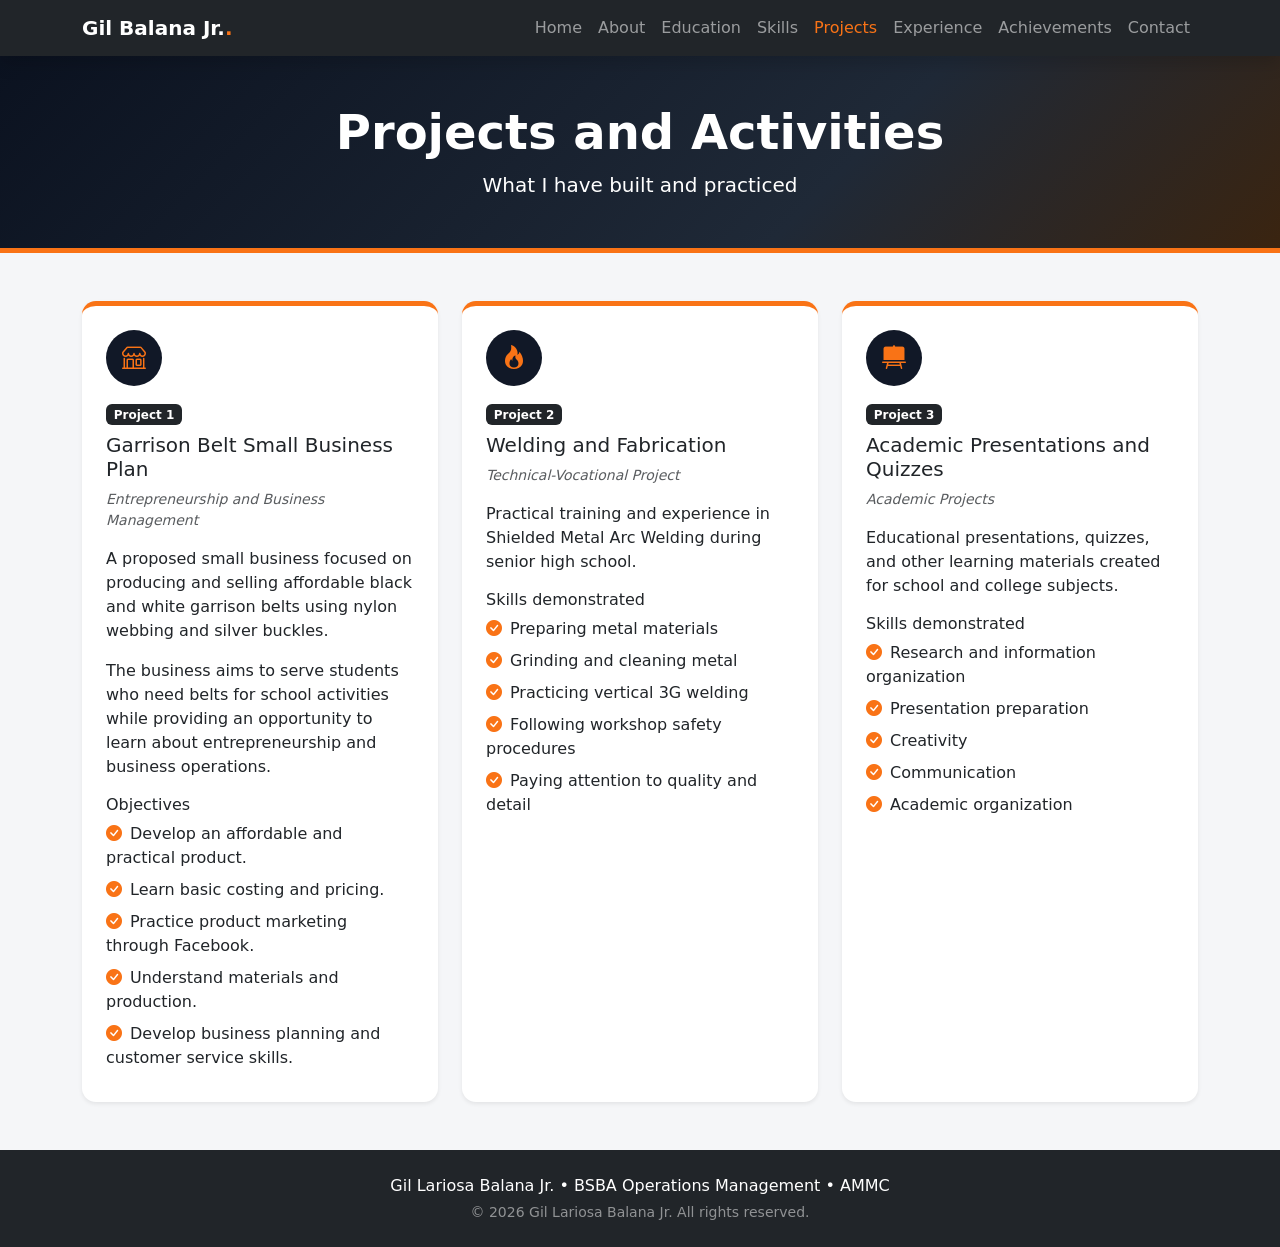
<file: projects.html>
<!DOCTYPE html>
<html lang="en">
<head>
  <meta charset="UTF-8">
  <meta name="viewport" content="width=device-width, initial-scale=1.0">
  <title>Projects and Activities | Gil Lariosa Balana Jr.</title>


  <link href="https://cdn.jsdelivr.net/npm/bootstrap@5.3.3/dist/css/bootstrap.min.css" rel="stylesheet">
  <link href="https://cdn.jsdelivr.net/npm/bootstrap-icons@1.11.3/font/bootstrap-icons.min.css" rel="stylesheet">

  
  <link href="style.css" rel="stylesheet">
</head>
<body class="d-flex flex-column min-vh-100">

  
  <nav class="navbar navbar-expand-lg navbar-dark bg-dark sticky-top shadow">
    <div class="container">
      <a class="navbar-brand fw-bold" href="index.html">Gil Balana Jr.<span class="accent">.</span></a>
      <button class="navbar-toggler" type="button" data-bs-toggle="collapse" data-bs-target="#menu" aria-controls="menu" aria-expanded="false" aria-label="Toggle navigation">
        <span class="navbar-toggler-icon"></span>
      </button>
      <div class="collapse navbar-collapse" id="menu">
        <ul class="navbar-nav ms-auto">
          <li class="nav-item"><a class="nav-link" href="index.html">Home</a></li>
          <li class="nav-item"><a class="nav-link" href="about.html">About</a></li>
          <li class="nav-item"><a class="nav-link" href="education.html">Education</a></li>
          <li class="nav-item"><a class="nav-link" href="skills.html">Skills</a></li>
          <li class="nav-item"><a class="nav-link active" aria-current="page" href="projects.html">Projects</a></li>
          <li class="nav-item"><a class="nav-link" href="experience.html">Experience</a></li>
          <li class="nav-item"><a class="nav-link" href="achievements.html">Achievements</a></li>
          <li class="nav-item"><a class="nav-link" href="contact.html">Contact</a></li>
        </ul>
      </div>
    </div>
  </nav>

  <header class="page-header text-center text-white">
    <div class="container py-5">
      <h1 class="display-5 fw-bold">Projects and Activities</h1>
      <p class="lead mb-0">What I have built and practiced</p>
    </div>
  </header>

  <main class="flex-grow-1">

    <div class="container mt-5">
      <div class="row g-4">
      <div class="col-lg-4">
        <div class="card shadow-sm h-100 card-lift border-top-accent">
          <div class="card-body p-4">
            <div class="icon-circle mb-3"><i class="bi bi-shop"></i></div>
            <span class="badge text-bg-dark mb-2">Project 1</span>
            <h3 class="h5">Garrison Belt Small Business Plan</h3>
            <p class="small text-muted fst-italic">Entrepreneurship and Business Management</p>
            <p>A proposed small business focused on producing and selling affordable black and white garrison belts using nylon webbing and silver buckles.</p><p>The business aims to serve students who need belts for school activities while providing an opportunity to learn about entrepreneurship and business operations.</p>
            <h4 class="h6 mt-3">Objectives</h4>
            <ul class="list-unstyled mb-0">
          <li class="mb-2"><i class="bi bi-check-circle-fill accent me-2"></i>Develop an affordable and practical product.</li>
          <li class="mb-2"><i class="bi bi-check-circle-fill accent me-2"></i>Learn basic costing and pricing.</li>
          <li class="mb-2"><i class="bi bi-check-circle-fill accent me-2"></i>Practice product marketing through Facebook.</li>
          <li class="mb-2"><i class="bi bi-check-circle-fill accent me-2"></i>Understand materials and production.</li>
          <li class="mb-2"><i class="bi bi-check-circle-fill accent me-2"></i>Develop business planning and customer service skills.</li>
        </ul>
          </div>
        </div>
      </div>
      <div class="col-lg-4">
        <div class="card shadow-sm h-100 card-lift border-top-accent">
          <div class="card-body p-4">
            <div class="icon-circle mb-3"><i class="bi bi-fire"></i></div>
            <span class="badge text-bg-dark mb-2">Project 2</span>
            <h3 class="h5">Welding and Fabrication</h3>
            <p class="small text-muted fst-italic">Technical-Vocational Project</p>
            <p>Practical training and experience in Shielded Metal Arc Welding during senior high school.</p>
            <h4 class="h6 mt-3">Skills demonstrated</h4>
            <ul class="list-unstyled mb-0">
          <li class="mb-2"><i class="bi bi-check-circle-fill accent me-2"></i>Preparing metal materials</li>
          <li class="mb-2"><i class="bi bi-check-circle-fill accent me-2"></i>Grinding and cleaning metal</li>
          <li class="mb-2"><i class="bi bi-check-circle-fill accent me-2"></i>Practicing vertical 3G welding</li>
          <li class="mb-2"><i class="bi bi-check-circle-fill accent me-2"></i>Following workshop safety procedures</li>
          <li class="mb-2"><i class="bi bi-check-circle-fill accent me-2"></i>Paying attention to quality and detail</li>
        </ul>
          </div>
        </div>
      </div>
      <div class="col-lg-4">
        <div class="card shadow-sm h-100 card-lift border-top-accent">
          <div class="card-body p-4">
            <div class="icon-circle mb-3"><i class="bi bi-easel2-fill"></i></div>
            <span class="badge text-bg-dark mb-2">Project 3</span>
            <h3 class="h5">Academic Presentations and Quizzes</h3>
            <p class="small text-muted fst-italic">Academic Projects</p>
            <p>Educational presentations, quizzes, and other learning materials created for school and college subjects.</p>
            <h4 class="h6 mt-3">Skills demonstrated</h4>
            <ul class="list-unstyled mb-0">
          <li class="mb-2"><i class="bi bi-check-circle-fill accent me-2"></i>Research and information organization</li>
          <li class="mb-2"><i class="bi bi-check-circle-fill accent me-2"></i>Presentation preparation</li>
          <li class="mb-2"><i class="bi bi-check-circle-fill accent me-2"></i>Creativity</li>
          <li class="mb-2"><i class="bi bi-check-circle-fill accent me-2"></i>Communication</li>
          <li class="mb-2"><i class="bi bi-check-circle-fill accent me-2"></i>Academic organization</li>
        </ul>
          </div>
        </div>
      </div>
      </div>
    </div>

  </main>

  
  <footer class="bg-dark text-white text-center py-4 mt-5">
    <div class="container">
      <p class="mb-1">Gil Lariosa Balana Jr. &bull; BSBA Operations Management &bull; AMMC</p>
      <p class="small mb-0 text-white-50">&copy; 2026 Gil Lariosa Balana Jr. All rights reserved.</p>
    </div>
  </footer>


  <script src="https://cdn.jsdelivr.net/npm/bootstrap@5.3.3/dist/js/bootstrap.bundle.min.js"></script>
</body>
</html>
</file>
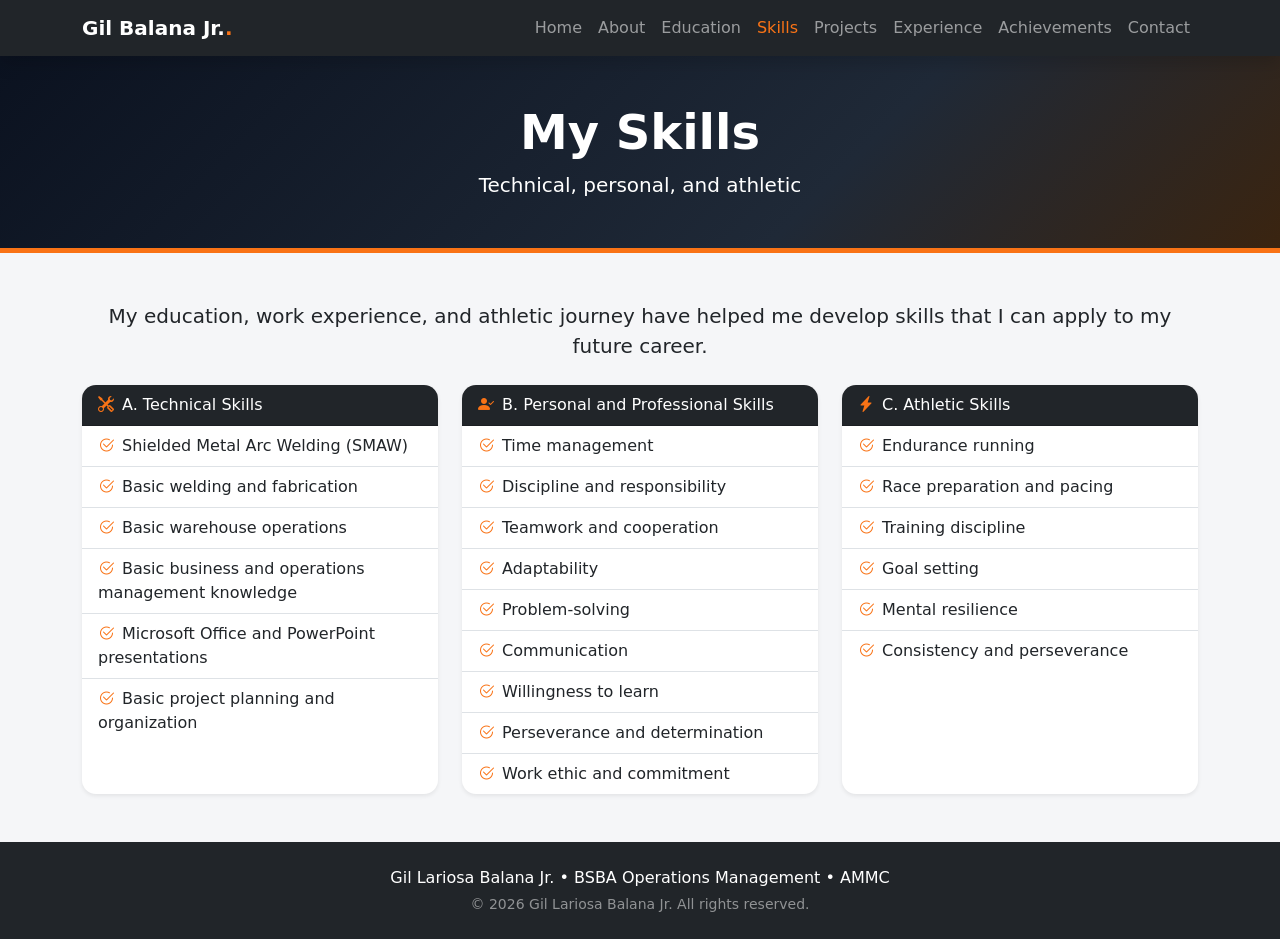
<file: skills.html>
<!DOCTYPE html>
<html lang="en">
<head>
  <meta charset="UTF-8">
  <meta name="viewport" content="width=device-width, initial-scale=1.0">
  <title>My Skills | Gil Lariosa Balana Jr.</title>


  <link href="https://cdn.jsdelivr.net/npm/bootstrap@5.3.3/dist/css/bootstrap.min.css" rel="stylesheet">
  <link href="https://cdn.jsdelivr.net/npm/bootstrap-icons@1.11.3/font/bootstrap-icons.min.css" rel="stylesheet">


  <link href="style.css" rel="stylesheet">
</head>
<body class="d-flex flex-column min-vh-100">

  <!-- NAVBAR -->
  <nav class="navbar navbar-expand-lg navbar-dark bg-dark sticky-top shadow">
    <div class="container">
      <a class="navbar-brand fw-bold" href="index.html">Gil Balana Jr.<span class="accent">.</span></a>
      <button class="navbar-toggler" type="button" data-bs-toggle="collapse" data-bs-target="#menu" aria-controls="menu" aria-expanded="false" aria-label="Toggle navigation">
        <span class="navbar-toggler-icon"></span>
      </button>
      <div class="collapse navbar-collapse" id="menu">
        <ul class="navbar-nav ms-auto">
          <li class="nav-item"><a class="nav-link" href="index.html">Home</a></li>
          <li class="nav-item"><a class="nav-link" href="about.html">About</a></li>
          <li class="nav-item"><a class="nav-link" href="education.html">Education</a></li>
          <li class="nav-item"><a class="nav-link active" aria-current="page" href="skills.html">Skills</a></li>
          <li class="nav-item"><a class="nav-link" href="projects.html">Projects</a></li>
          <li class="nav-item"><a class="nav-link" href="experience.html">Experience</a></li>
          <li class="nav-item"><a class="nav-link" href="achievements.html">Achievements</a></li>
          <li class="nav-item"><a class="nav-link" href="contact.html">Contact</a></li>
        </ul>
      </div>
    </div>
  </nav>

  <header class="page-header text-center text-white">
    <div class="container py-5">
      <h1 class="display-5 fw-bold">My Skills</h1>
      <p class="lead mb-0">Technical, personal, and athletic</p>
    </div>
  </header>

  <main class="flex-grow-1">

    <div class="container mt-5">
      <p class="text-center lead mb-4">
        My education, work experience, and athletic journey have helped me
        develop skills that I can apply to my future career.
      </p>
      <div class="row g-4">
      <div class="col-lg-4">
        <div class="card shadow-sm h-100 card-lift">
          <div class="card-header bg-dark text-white"><i class="bi bi-tools accent me-2"></i>A. Technical Skills</div>
          <ul class="list-group list-group-flush">
            <li class="list-group-item"><i class="bi bi-check2-circle accent me-2"></i>Shielded Metal Arc Welding (SMAW)</li>
            <li class="list-group-item"><i class="bi bi-check2-circle accent me-2"></i>Basic welding and fabrication</li>
            <li class="list-group-item"><i class="bi bi-check2-circle accent me-2"></i>Basic warehouse operations</li>
            <li class="list-group-item"><i class="bi bi-check2-circle accent me-2"></i>Basic business and operations management knowledge</li>
            <li class="list-group-item"><i class="bi bi-check2-circle accent me-2"></i>Microsoft Office and PowerPoint presentations</li>
            <li class="list-group-item"><i class="bi bi-check2-circle accent me-2"></i>Basic project planning and organization</li>
          </ul>
        </div>
      </div>
      <div class="col-lg-4">
        <div class="card shadow-sm h-100 card-lift">
          <div class="card-header bg-dark text-white"><i class="bi bi-person-check-fill accent me-2"></i>B. Personal and Professional Skills</div>
          <ul class="list-group list-group-flush">
            <li class="list-group-item"><i class="bi bi-check2-circle accent me-2"></i>Time management</li>
            <li class="list-group-item"><i class="bi bi-check2-circle accent me-2"></i>Discipline and responsibility</li>
            <li class="list-group-item"><i class="bi bi-check2-circle accent me-2"></i>Teamwork and cooperation</li>
            <li class="list-group-item"><i class="bi bi-check2-circle accent me-2"></i>Adaptability</li>
            <li class="list-group-item"><i class="bi bi-check2-circle accent me-2"></i>Problem-solving</li>
            <li class="list-group-item"><i class="bi bi-check2-circle accent me-2"></i>Communication</li>
            <li class="list-group-item"><i class="bi bi-check2-circle accent me-2"></i>Willingness to learn</li>
            <li class="list-group-item"><i class="bi bi-check2-circle accent me-2"></i>Perseverance and determination</li>
            <li class="list-group-item"><i class="bi bi-check2-circle accent me-2"></i>Work ethic and commitment</li>
          </ul>
        </div>
      </div>
      <div class="col-lg-4">
        <div class="card shadow-sm h-100 card-lift">
          <div class="card-header bg-dark text-white"><i class="bi bi-lightning-charge-fill accent me-2"></i>C. Athletic Skills</div>
          <ul class="list-group list-group-flush">
            <li class="list-group-item"><i class="bi bi-check2-circle accent me-2"></i>Endurance running</li>
            <li class="list-group-item"><i class="bi bi-check2-circle accent me-2"></i>Race preparation and pacing</li>
            <li class="list-group-item"><i class="bi bi-check2-circle accent me-2"></i>Training discipline</li>
            <li class="list-group-item"><i class="bi bi-check2-circle accent me-2"></i>Goal setting</li>
            <li class="list-group-item"><i class="bi bi-check2-circle accent me-2"></i>Mental resilience</li>
            <li class="list-group-item"><i class="bi bi-check2-circle accent me-2"></i>Consistency and perseverance</li>
          </ul>
        </div>
      </div>
      </div>
    </div>

  </main>

 
  <footer class="bg-dark text-white text-center py-4 mt-5">
    <div class="container">
      <p class="mb-1">Gil Lariosa Balana Jr. &bull; BSBA Operations Management &bull; AMMC</p>
      <p class="small mb-0 text-white-50">&copy; 2026 Gil Lariosa Balana Jr. All rights reserved.</p>
    </div>
  </footer>

  
  <script src="https://cdn.jsdelivr.net/npm/bootstrap@5.3.3/dist/js/bootstrap.bundle.min.js"></script>
</body>
</html>
</file>
<file: style.css>
:root {
  --accent: #f97316;
  --accent-dark: #c2570c;
  --dark: #111827;
  --dark-soft: #1f2937;
}

body {
  background-color: #f5f6f8;
}


.accent {
  color: var(--accent);
}

.tracking {
  letter-spacing: 3px;
}

.navbar .nav-link.active,
.navbar .nav-link:hover {
  color: var(--accent);
}

.btn-accent {
  background-color: var(--accent);
  border-color: var(--accent);
  color: #111;
  font-weight: 600;
}

.btn-accent:hover {
  background-color: var(--accent-dark);
  border-color: var(--accent-dark);
  color: #fff;
}

.section-title {
  font-weight: 700;
  color: var(--dark);
}


.hero {
  background: linear-gradient(135deg, #0b1220 0%, var(--dark-soft) 60%, #3a2410 100%);
  border-bottom: 5px solid var(--accent);
}

.photo {
  position: relative;
  width: 280px;
  height: 280px;
  border-radius: 50%;
  overflow: hidden;
  border: 6px solid var(--accent);
  background: var(--dark-soft);
  box-shadow: 0 0 0 8px rgba(249, 115, 22, 0.25), 0 20px 40px rgba(0, 0, 0, 0.5);
  display: flex;
  align-items: center;
  justify-content: center;
}

.photo span {
  font-size: 4.5rem;
  font-weight: 700;
  color: var(--accent);
}

.photo img {
  position: absolute;
  top: 0;
  left: 0;
  width: 100%;
  height: 100%;
  object-fit: cover;
  object-position: top;
}


.stats-row {
  margin-top: -45px;
  position: relative;
  z-index: 2;
}

.stat-box {
  background-color: #fff;
  border-radius: 14px;
  text-align: center;
  padding: 18px 10px;
  box-shadow: 0 8px 20px rgba(0, 0, 0, 0.12);
  border-bottom: 4px solid var(--accent);
}


.page-header {
  background: linear-gradient(135deg, #0b1220 0%, var(--dark-soft) 65%, #3a2410 100%);
  border-bottom: 5px solid var(--accent);
}


.card {
  border: 0;
  border-radius: 14px;
  overflow: hidden;
}

.border-top-accent {
  border-top: 5px solid var(--accent);
}

.card-lift {
  transition: 0.25s;
}

.card-lift:hover {
  transform: translateY(-8px);
  box-shadow: 0 16px 30px rgba(0, 0, 0, 0.18) !important;
}

.icon-circle {
  width: 56px;
  height: 56px;
  border-radius: 50%;
  background-color: var(--dark);
  color: var(--accent);
  font-size: 1.5rem;
  display: flex;
  align-items: center;
  justify-content: center;
}

.motto-card {
  background: linear-gradient(135deg, #0b1220, var(--dark-soft));
  color: #fff;
  border-radius: 14px;
  padding: 24px;
  border-left: 5px solid var(--accent);
}

.list-group-item {
  background-color: transparent;
}


@media (max-width: 576px) {
  .photo {
    width: 220px;
    height: 220px;
  }

  .stats-row {
    margin-top: -30px;
  }
}
</file>
